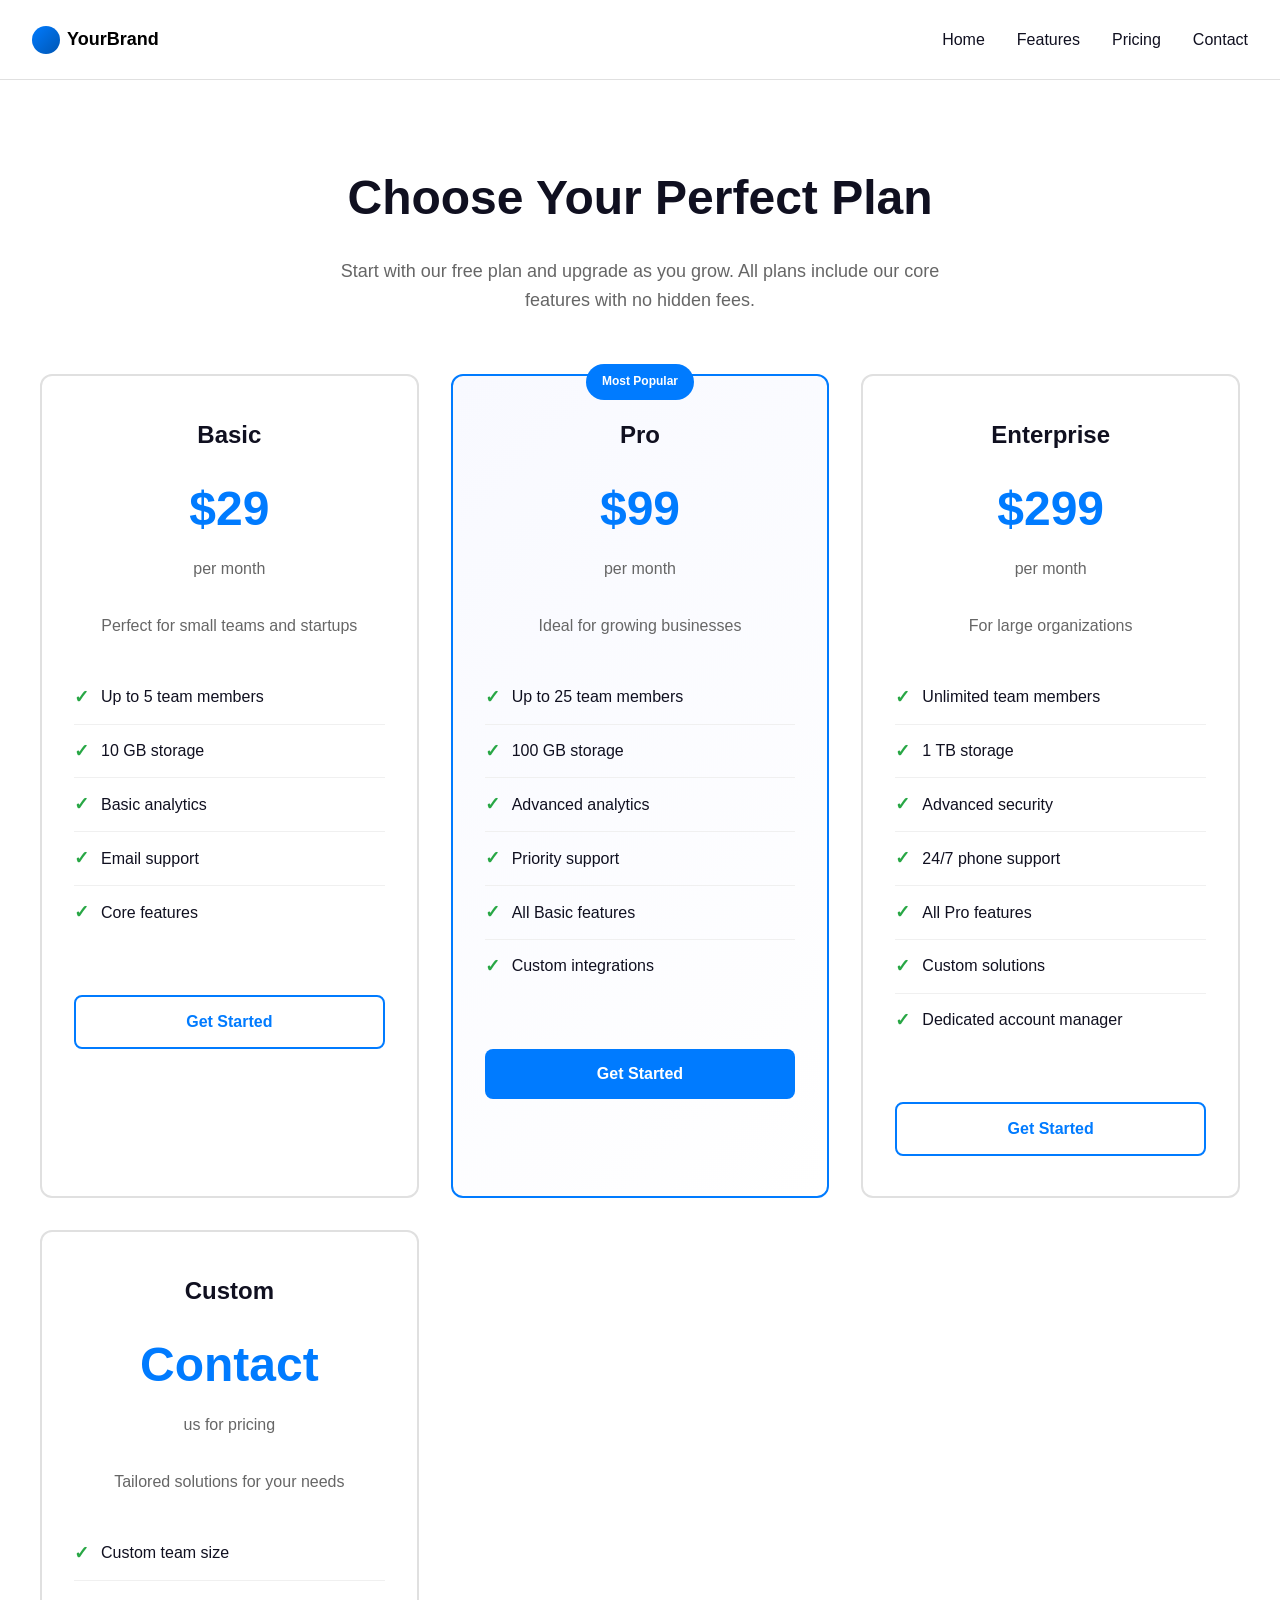
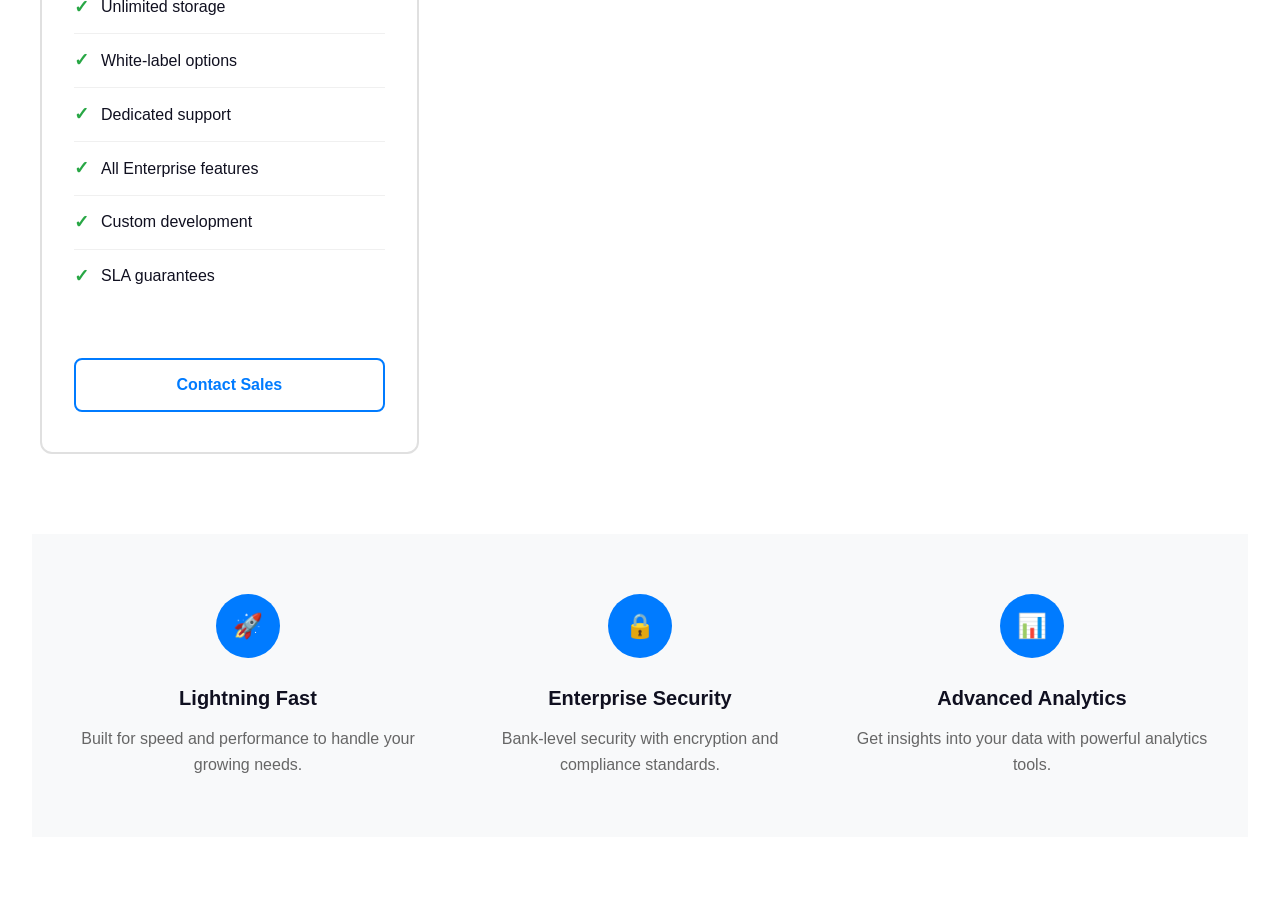
<file: Figma/pricing-page.html>
<!DOCTYPE html>
<html lang="en">
<head>
    <meta charset="UTF-8">
    <meta name="viewport" content="width=device-width, initial-scale=1.0">
    <title>Pricing - Common VT</title>
    <style>
        * {
            margin: 0;
            padding: 0;
            box-sizing: border-box;
        }

        body {
            font-family: -apple-system, BlinkMacSystemFont, 'Segoe UI', Roboto, sans-serif;
            background-color: #ffffff;
            color: #101020;
            line-height: 1.6;
        }

        .container {
            max-width: 2527px;
            margin: 0 auto;
            padding: 0;
        }

        /* Header Styles */
        .header {
            display: flex;
            justify-content: space-between;
            align-items: center;
            padding: 26px 32px;
            height: 80px;
            background-color: #ffffff;
            border-bottom: 1px solid #e0e0e0;
        }

        .logo {
            display: flex;
            align-items: center;
            gap: 7px;
        }

        .logo-mark {
            width: 28px;
            height: 28px;
            border-radius: 28px;
            background: linear-gradient(135deg, #007bff, #0056b3);
        }

        .logo-text {
            font-size: 18px;
            font-weight: 600;
            color: #000;
        }

        .nav-menu {
            display: flex;
            gap: 32px;
            list-style: none;
        }

        .nav-menu a {
            text-decoration: none;
            color: #101020;
            font-weight: 500;
            transition: color 0.3s;
        }

        .nav-menu a:hover {
            color: #007bff;
        }

        /* Main Content */
        .main-content {
            padding: 80px 32px;
        }

        .pricing-section {
            max-width: 1200px;
            margin: 0 auto;
        }

        .pricing-title {
            text-align: center;
            font-size: 48px;
            font-weight: 700;
            margin-bottom: 20px;
            color: #101020;
        }

        .pricing-subtitle {
            text-align: center;
            font-size: 18px;
            color: #666;
            margin-bottom: 60px;
            max-width: 600px;
            margin-left: auto;
            margin-right: auto;
        }

        /* Pricing Cards */
        .pricing-cards {
            display: grid;
            grid-template-columns: repeat(auto-fit, minmax(280px, 1fr));
            gap: 32px;
            margin-top: 60px;
        }

        .pricing-card {
            background: #ffffff;
            border: 2px solid #e0e0e0;
            border-radius: 12px;
            padding: 40px 32px;
            text-align: center;
            transition: all 0.3s ease;
            position: relative;
        }

        .pricing-card:hover {
            transform: translateY(-8px);
            box-shadow: 0 20px 40px rgba(0, 0, 0, 0.1);
            border-color: #007bff;
        }

        .pricing-card.featured {
            border-color: #007bff;
            background: linear-gradient(135deg, #f8f9ff, #ffffff);
        }

        .plan-name {
            font-size: 24px;
            font-weight: 700;
            margin-bottom: 16px;
            color: #101020;
        }

        .plan-price {
            font-size: 48px;
            font-weight: 700;
            color: #007bff;
            margin-bottom: 8px;
        }

        .plan-period {
            font-size: 16px;
            color: #666;
            margin-bottom: 32px;
        }

        .plan-description {
            font-size: 16px;
            color: #666;
            margin-bottom: 32px;
            line-height: 1.6;
        }

        /* Feature List */
        .feature-list {
            list-style: none;
            text-align: left;
            margin: 32px 0;
        }

        .feature-list li {
            padding: 12px 0;
            border-bottom: 1px solid #f0f0f0;
            display: flex;
            align-items: center;
            gap: 12px;
        }

        .feature-list li:last-child {
            border-bottom: none;
        }

        .feature-list li::before {
            content: "✓";
            color: #28a745;
            font-weight: bold;
            font-size: 18px;
        }

        /* CTA Button */
        .cta-button {
            background-color: #007bff;
            color: white;
            border: none;
            padding: 16px 32px;
            border-radius: 8px;
            font-size: 16px;
            font-weight: 600;
            cursor: pointer;
            transition: all 0.3s;
            width: 100%;
            margin-top: 24px;
        }

        .cta-button:hover {
            background-color: #0056b3;
            transform: translateY(-2px);
        }

        .cta-button.secondary {
            background-color: transparent;
            color: #007bff;
            border: 2px solid #007bff;
        }

        .cta-button.secondary:hover {
            background-color: #007bff;
            color: white;
        }

        /* Badge for featured plan */
        .featured-badge {
            position: absolute;
            top: -12px;
            left: 50%;
            transform: translateX(-50%);
            background: #007bff;
            color: white;
            padding: 8px 16px;
            border-radius: 20px;
            font-size: 12px;
            font-weight: 600;
        }

        /* Responsive Design */
        @media (max-width: 768px) {
            .container {
                padding: 0 16px;
            }
            
            .header {
                padding: 20px 16px;
                flex-direction: column;
                gap: 20px;
                height: auto;
            }
            
            .nav-menu {
                gap: 20px;
            }
            
            .pricing-title {
                font-size: 32px;
            }
            
            .pricing-cards {
                grid-template-columns: 1fr;
                gap: 24px;
            }
            
            .pricing-card {
                padding: 32px 24px;
            }
            
            .plan-price {
                font-size: 36px;
            }
        }

        /* Additional Features Section */
        .features-section {
            margin-top: 80px;
            padding: 60px 0;
            background-color: #f8f9fa;
        }

        .features-grid {
            display: grid;
            grid-template-columns: repeat(auto-fit, minmax(300px, 1fr));
            gap: 40px;
            max-width: 1200px;
            margin: 0 auto;
            padding: 0 32px;
        }

        .feature-item {
            text-align: center;
        }

        .feature-icon {
            width: 64px;
            height: 64px;
            background: #007bff;
            border-radius: 50%;
            margin: 0 auto 24px;
            display: flex;
            align-items: center;
            justify-content: center;
            color: white;
            font-size: 24px;
        }

        .feature-title {
            font-size: 20px;
            font-weight: 600;
            margin-bottom: 12px;
            color: #101020;
        }

        .feature-description {
            color: #666;
            line-height: 1.6;
        }
    </style>
</head>
<body>
    <div class="container">
        <!-- Header -->
        <header class="header">
            <div class="logo">
                <div class="logo-mark"></div>
                <span class="logo-text">YourBrand</span>
            </div>
            <nav>
                <ul class="nav-menu">
                    <li><a href="#home">Home</a></li>
                    <li><a href="#features">Features</a></li>
                    <li><a href="#pricing">Pricing</a></li>
                    <li><a href="#contact">Contact</a></li>
                </ul>
            </nav>
        </header>

        <!-- Main Content -->
        <main class="main-content">
            <div class="pricing-section">
                <h1 class="pricing-title">Choose Your Perfect Plan</h1>
                <p class="pricing-subtitle">Start with our free plan and upgrade as you grow. All plans include our core features with no hidden fees.</p>

                <!-- Pricing Cards -->
                <div class="pricing-cards">
                    <!-- Basic Plan -->
                    <div class="pricing-card">
                        <h3 class="plan-name">Basic</h3>
                        <div class="plan-price">$29</div>
                        <div class="plan-period">per month</div>
                        <p class="plan-description">Perfect for small teams and startups</p>
                        
                        <ul class="feature-list">
                            <li>Up to 5 team members</li>
                            <li>10 GB storage</li>
                            <li>Basic analytics</li>
                            <li>Email support</li>
                            <li>Core features</li>
                        </ul>
                        
                        <button class="cta-button secondary">Get Started</button>
                    </div>

                    <!-- Pro Plan -->
                    <div class="pricing-card featured">
                        <div class="featured-badge">Most Popular</div>
                        <h3 class="plan-name">Pro</h3>
                        <div class="plan-price">$99</div>
                        <div class="plan-period">per month</div>
                        <p class="plan-description">Ideal for growing businesses</p>
                        
                        <ul class="feature-list">
                            <li>Up to 25 team members</li>
                            <li>100 GB storage</li>
                            <li>Advanced analytics</li>
                            <li>Priority support</li>
                            <li>All Basic features</li>
                            <li>Custom integrations</li>
                        </ul>
                        
                        <button class="cta-button">Get Started</button>
                    </div>

                    <!-- Enterprise Plan -->
                    <div class="pricing-card">
                        <h3 class="plan-name">Enterprise</h3>
                        <div class="plan-price">$299</div>
                        <div class="plan-period">per month</div>
                        <p class="plan-description">For large organizations</p>
                        
                        <ul class="feature-list">
                            <li>Unlimited team members</li>
                            <li>1 TB storage</li>
                            <li>Advanced security</li>
                            <li>24/7 phone support</li>
                            <li>All Pro features</li>
                            <li>Custom solutions</li>
                            <li>Dedicated account manager</li>
                        </ul>
                        
                        <button class="cta-button secondary">Get Started</button>
                    </div>

                    <!-- Custom Plan -->
                    <div class="pricing-card">
                        <h3 class="plan-name">Custom</h3>
                        <div class="plan-price">Contact</div>
                        <div class="plan-period">us for pricing</div>
                        <p class="plan-description">Tailored solutions for your needs</p>
                        
                        <ul class="feature-list">
                            <li>Custom team size</li>
                            <li>Unlimited storage</li>
                            <li>White-label options</li>
                            <li>Dedicated support</li>
                            <li>All Enterprise features</li>
                            <li>Custom development</li>
                            <li>SLA guarantees</li>
                        </ul>
                        
                        <button class="cta-button secondary">Contact Sales</button>
                    </div>
                </div>
            </div>

            <!-- Additional Features Section -->
            <section class="features-section">
                <div class="features-grid">
                    <div class="feature-item">
                        <div class="feature-icon">🚀</div>
                        <h3 class="feature-title">Lightning Fast</h3>
                        <p class="feature-description">Built for speed and performance to handle your growing needs.</p>
                    </div>
                    <div class="feature-item">
                        <div class="feature-icon">🔒</div>
                        <h3 class="feature-title">Enterprise Security</h3>
                        <p class="feature-description">Bank-level security with encryption and compliance standards.</p>
                    </div>
                    <div class="feature-item">
                        <div class="feature-icon">📊</div>
                        <h3 class="feature-title">Advanced Analytics</h3>
                        <p class="feature-description">Get insights into your data with powerful analytics tools.</p>
                    </div>
                </div>
            </section>
        </main>
    </div>
</body>
</html>
</file>
